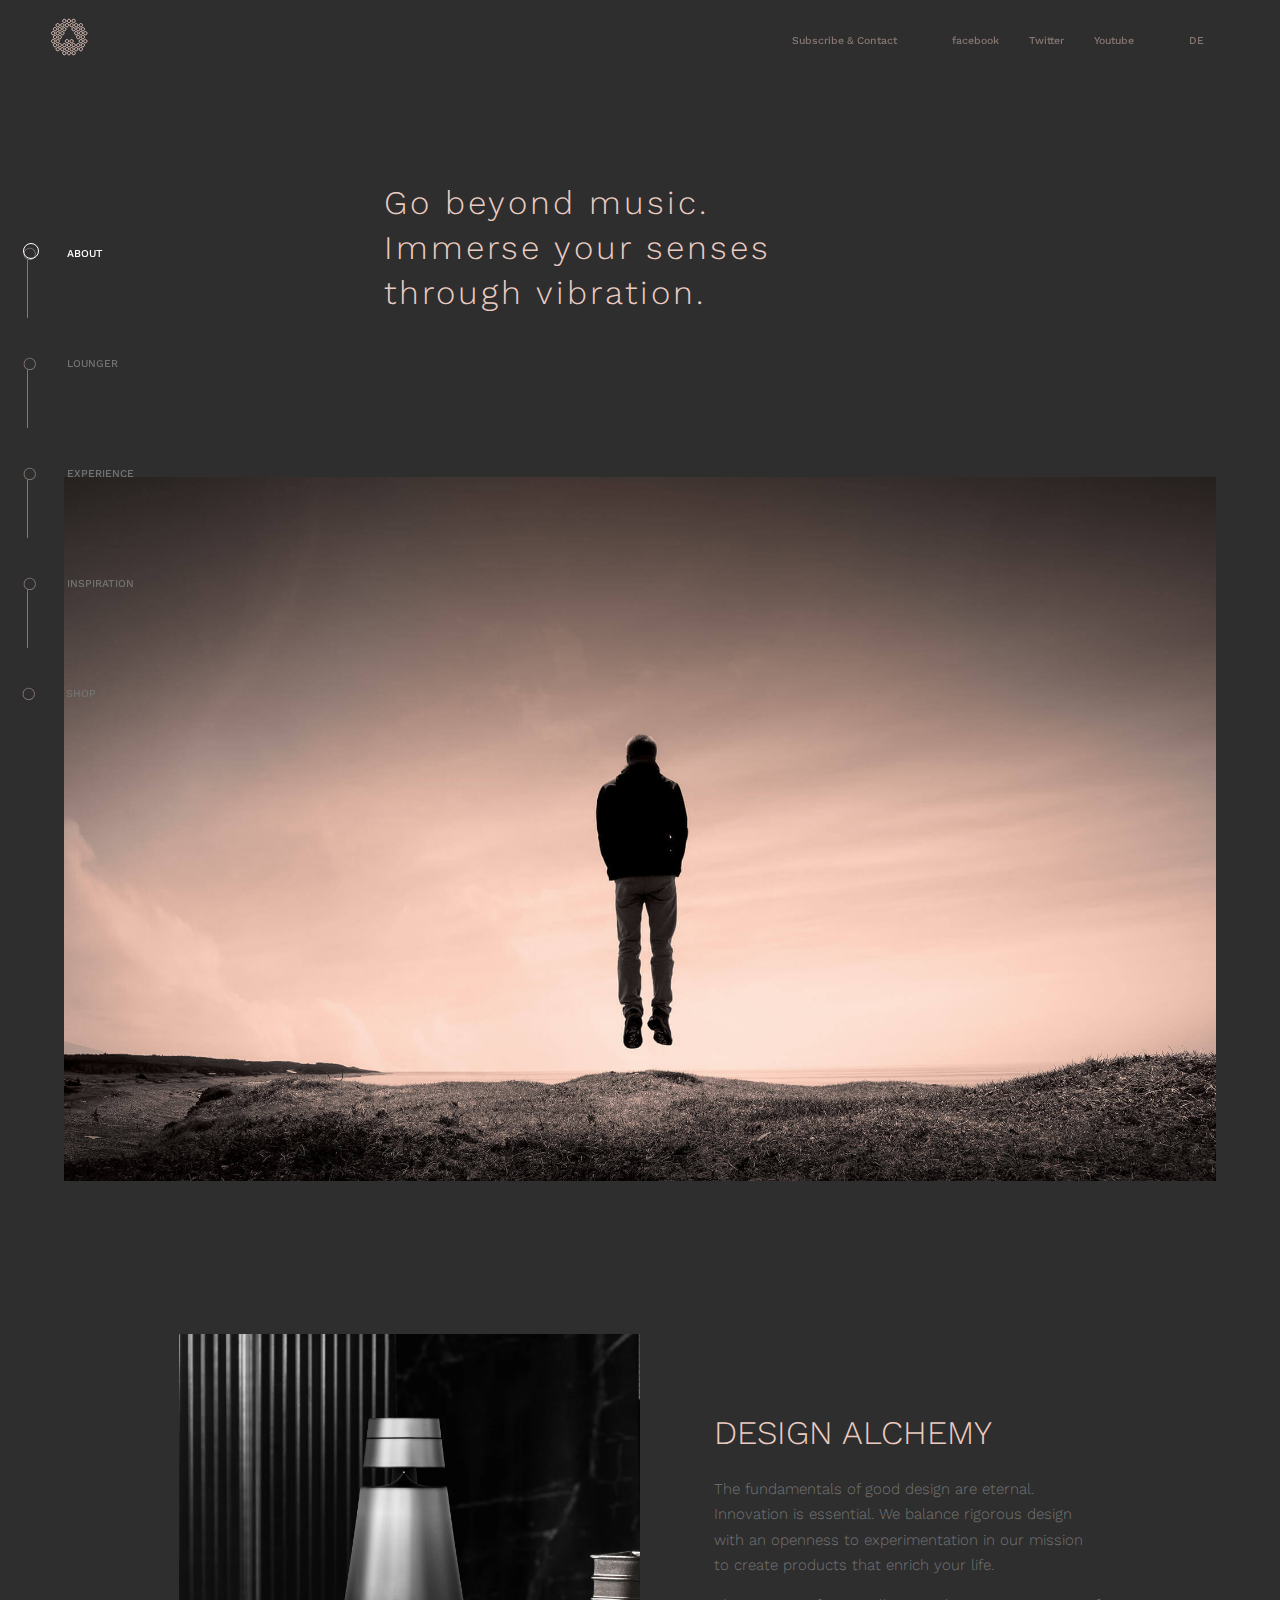
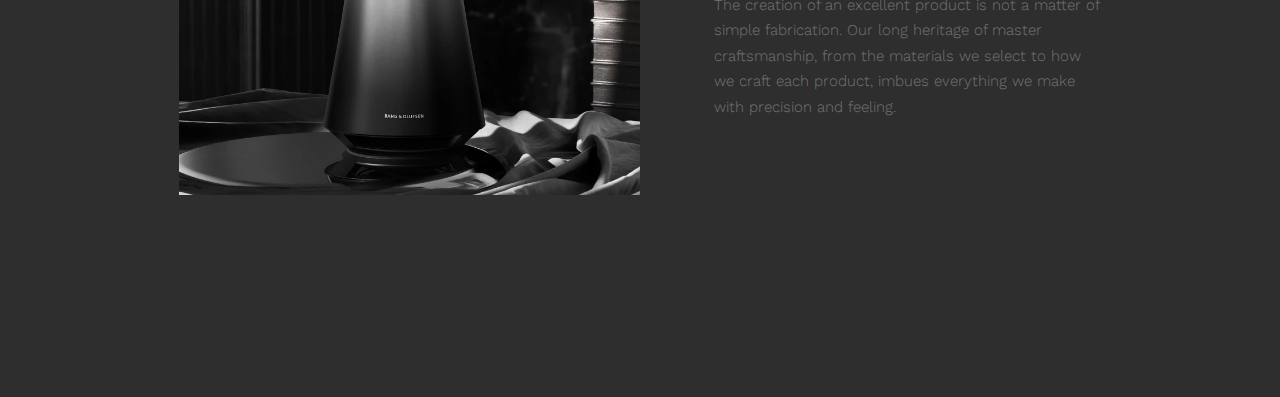
<file: index.html>
<!DOCTYPE html>
<html lang="en">

<head>
    <meta charset="UTF-8">
    <meta http-equiv="X-UA-Compatible" content="IE=edge">
    <meta name="viewport" content="width=device-width, initial-scale=1.0">
    <title>about</title>
    <link rel="stylesheet" href="assets/css/style.css">
</head>

<body>

    <!-- HEADER / TOP NAVBAR -->

    <header>
        <nav class="top-navbar">
            <a href="">
                <img class="logo" src="assets/img/logo.svg" alt="logo">
            </a>
            <ul>
                <li><a href="subscribe_contact.html">Subscribe & Contact</a></li>
                <li><a href="">facebook</a></li>
                <li><a href="">Twitter</a></li>
                <li><a href="">Youtube</a></li>
                <li><a href="">DE</a></li>
            </ul>
        </nav>
    </header>


    <!-- SIDE NAVBAR -->

    <aside>
        <nav class="side-navbar">
            <ul class="side-ul">
                <li class="side-li"><span>&#9711;</span><a class="active" href="index.html">ABOUT</a></li>
                <li class="side-li"><span>&#9711;</span><a href="lounger.html">LOUNGER</a></li>
                <li class="side-li"><span>&#9711;</span><a href="experience.html">EXPERIENCE</a></li>
                <li class="side-li"><span>&#9711;</span><a href="inspiration.html">INSPIRATION</a></li>
                <li class="side-li"><span>&#9711;</span><a href="shop.html">SHOP</a></li>
            </ul>
        </nav>
    </aside>

    <!-- SECTION - Intro -->

    <section class="intro">
        <h1>Go beyond music. Immerse your senses through vibration.</h1>
        <img class="img-jumpingMan" src="assets/img/section-about-1.jpg" alt="jumping-man">
    </section>

    <!-- SECTION - Design Alchemy -->

    <section class="designAlchemy">
        <figure class="img-designAlchemy">
            <img src="assets/img/BS1_NYC_Home.webp" alt="">
        </figure>
        <article class="text-designAlchemy">
            <h1>DESIGN ALCHEMY</h1>
            <p>The fundamentals of good design are eternal. Innovation is essential. We balance rigorous design with an
                openness to experimentation in our mission to create products that enrich your life.
            </p>
            <p>The creation of an excellent product is not a matter of simple fabrication. Our long
                heritage of
                master craftsmanship, from the materials we select to how we craft each product, imbues everything we
                make with precision and feeling.
            </p>
        </article>
    </section>

</body>

</html>
</file>
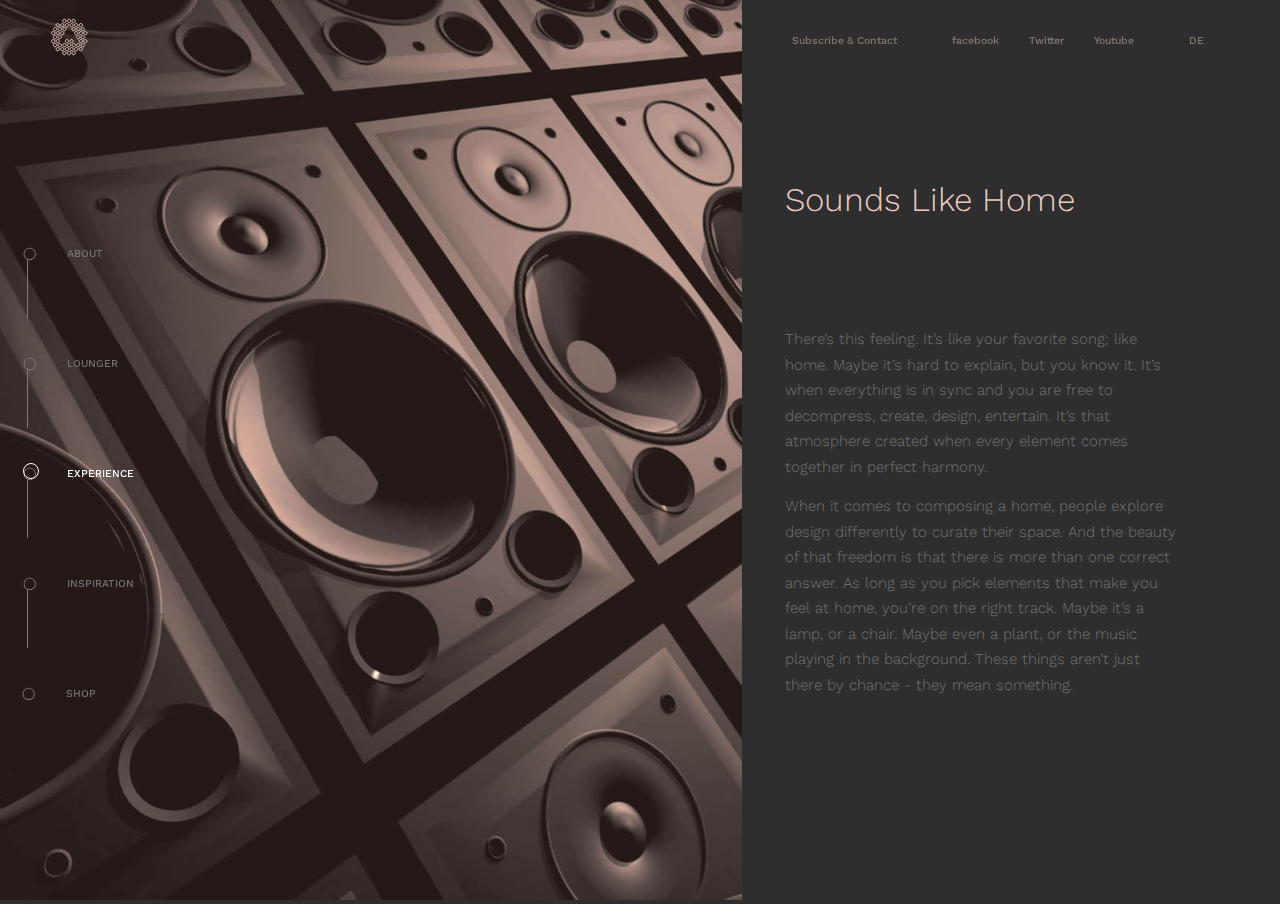
<file: experience.html>
<!DOCTYPE html>
<html lang="en">

<head>
    <meta charset="UTF-8">
    <meta http-equiv="X-UA-Compatible" content="IE=edge">
    <meta name="viewport" content="width=device-width, initial-scale=1.0">
    <title>experience</title>
    <link rel="stylesheet" href="assets/css/style.css">
</head>

<body>
    <header class="container">

        <!-- TOP NAVBAR -->

        <nav class="top-navbar">
            <a href="">
                <img class="logo" src="assets/img/logo.svg" alt="logo">
            </a>
            <ul>
                <li><a href="subscribe_contact.html">Subscribe & Contact</a></li>
                <li><a href="">facebook</a></li>
                <li><a href="">Twitter</a></li>
                <li><a href="">Youtube</a></li>
                <li><a href="">DE</a></li>
            </ul>
        </nav>

        <!-- SIDE NAVBAR -->

        <nav class="side-navbar">
            <ul>
                <li class="side-li"><span>&#9711;</span><a href="index.html">ABOUT</a></li>
                <li class="side-li"><span>&#9711;</span><a href="lounger.html">LOUNGER</a></li>
                <li class="side-li"><span>&#9711;</span><a class="active" href="experience.html">EXPERIENCE</a></li>
                <li class="side-li"><span>&#9711;</span><a href="inspiration.html">INSPIRATION</a></li>
                <li class="side-li"><span>&#9711;</span><a href="shop.html">SHOP</a></li>
            </ul>
        </nav>

        <!-- CONTENT -->

        <div class="onepage-img">
            <img src="assets/img/section-experience-1.jpg" alt="">
        </div>
        <div class="onepage-text">
            <h1>Sounds Like Home</h1>
            <p>There’s this feeling. It’s like your favorite song; like home. Maybe it’s hard to explain, but
                you know it. It’s when everything is in sync and you are free to decompress, create, design,
                entertain. It’s that atmosphere created when every element comes together in perfect harmony.
            </p>
            <p>
                When it comes to composing a home, people explore design differently to curate their space. And the
                beauty of that freedom is that there is more than one correct answer. As long as you pick elements
                that make you feel at home, you’re on the right track. Maybe it’s a lamp, or a chair. Maybe even a
                plant, or the music playing in the background. These things aren’t just there by chance - they mean
                something.</p>
        </div>

    </header>
</body>

</html>
</file>
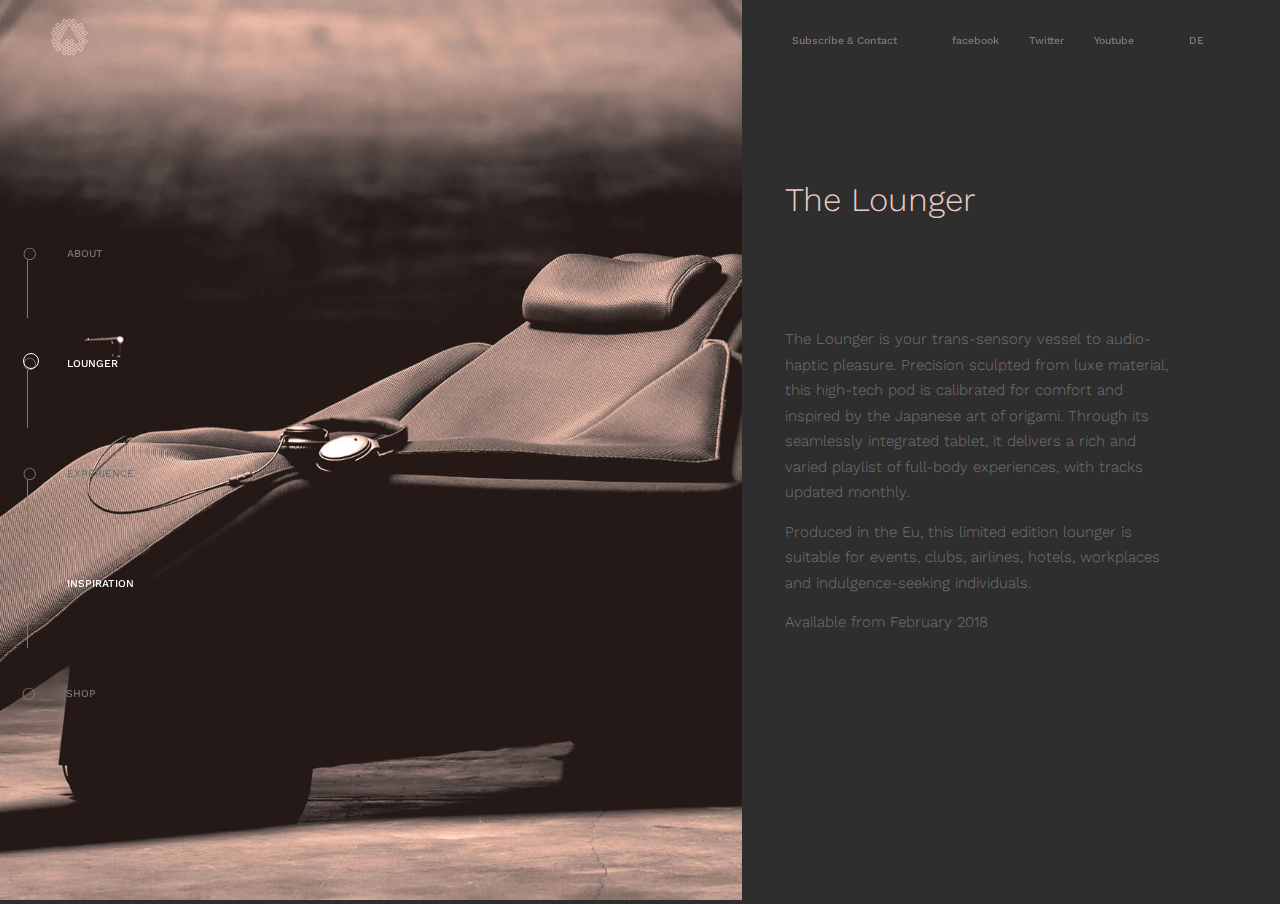
<file: lounger.html>
<!DOCTYPE html>
<html lang="en">

<head>
    <meta charset="UTF-8">
    <meta http-equiv="X-UA-Compatible" content="IE=edge">
    <meta name="viewport" content="width=device-width, initial-scale=1.0">
    <title>lounger</title>
    <link rel="stylesheet" href="assets/css/style.css">
</head>

<body>
    <header class="container">

        <!-- TOP NAVBAR -->

        <nav class="top-navbar">
            <a href="">
                <img class="logo" src="assets/img/logo.svg" alt="logo">
            </a>
            <ul>
                <li><a href="subscribe_contact.html">Subscribe & Contact</a></li>
                <li><a href="">facebook</a></li>
                <li><a href="">Twitter</a></li>
                <li><a href="">Youtube</a></li>
                <li><a href="">DE</a></li>
            </ul>
        </nav>

        <!-- SIDE NAVBAR -->

        <nav class="side-navbar">
            <ul>
                <li class="side-li"><span>&#9711;</span><a href="index.html">ABOUT</a></li>
                <li class="side-li"><span>&#9711;</span><a class="active" href="lounger.html">LOUNGER</a></li>
                <li class="side-li"><span>&#9711;</span><a href="experience.html">EXPERIENCE</a></li>
                <li class="side-li"><span>&#9711;</span><a class="lighter" href="inspiration.html">INSPIRATION</a></li>
                <li class="side-li"><span>&#9711;</span><a href="shop.html">SHOP</a></li>
            </ul>
        </nav>

        <!-- CONTENT -->

        <div class="onepage-img">
            <img src=" assets/img/section-voyager.jpg" alt="">
        </div>
        <div class="onepage-text">
            <h1>The Lounger</h1>
            <p>The Lounger is your trans-sensory vessel to audio-haptic pleasure. Precision sculpted from luxe
                material,
                this high&#8209;tech pod is calibrated for comfort and inspired by the Japanese art of origami. Through
                its
                seamlessly integrated tablet, it delivers a rich and varied playlist of full-body experiences, with
                tracks
                updated monthly.
            </p>
            <p>Produced in the Eu, this limited edition lounger is suitable for events, clubs,
                airlines,
                hotels, workplaces and indulgence-seeking individuals.
            </p>
            <p>
                Available from February 2018
            </p>
        </div>

    </header>
</body>

</html>
</file>
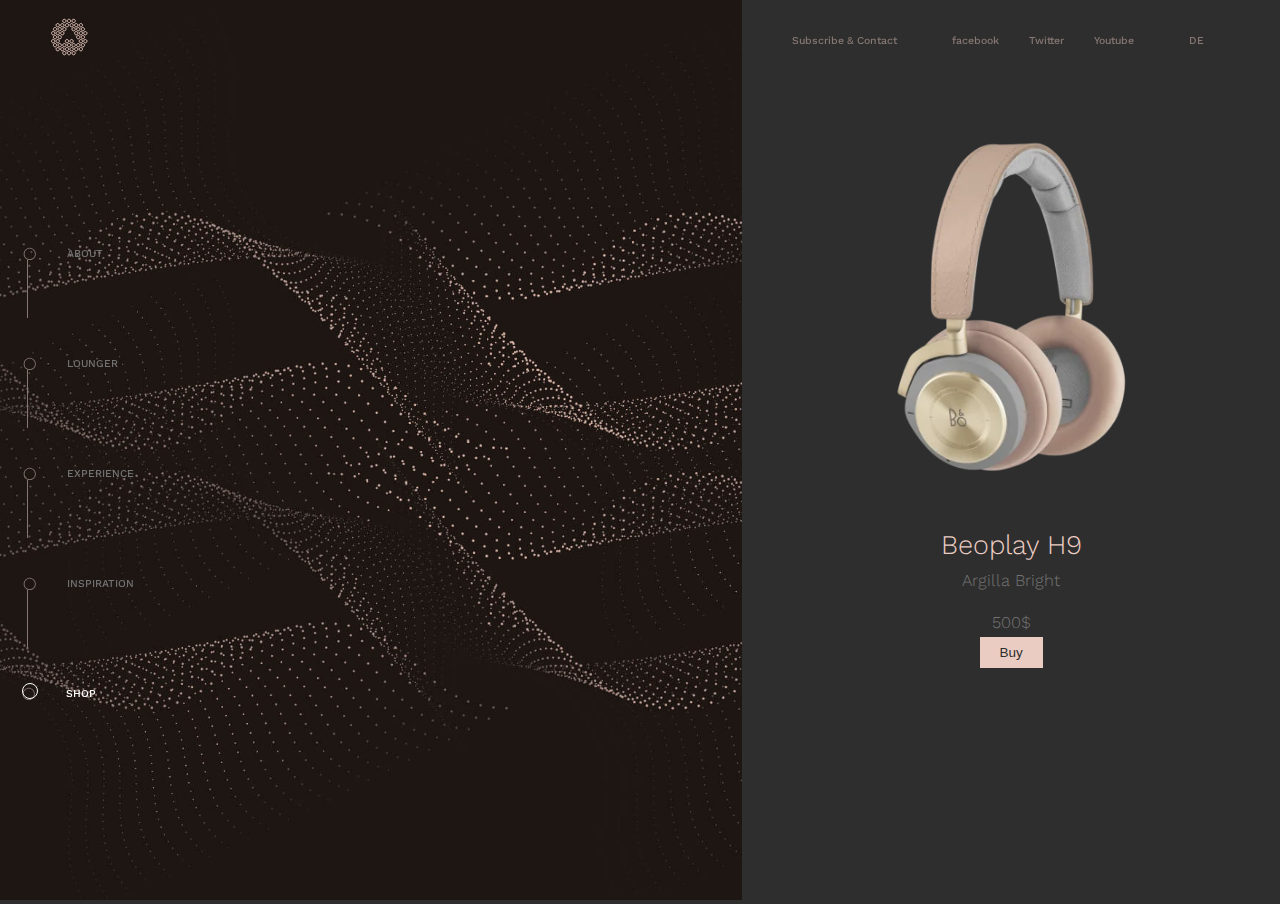
<file: shop.html>
<!DOCTYPE html>
<html lang="en">

<head>
    <meta charset="UTF-8">
    <meta http-equiv="X-UA-Compatible" content="IE=edge">
    <meta name="viewport" content="width=device-width, initial-scale=1.0">
    <title>shop</title>
    <link rel="stylesheet" href="assets/css/style.css">
</head>


<body>
    <header class="container">

        <!-- TOP NAVBAR -->

        <nav class="top-navbar">
            <a href="">
                <img class="logo" src="assets/img/logo.svg" alt="logo">
            </a>
            <ul>
                <li><a href="subscribe_contact.html">Subscribe & Contact</a></li>
                <li><a href="">facebook</a></li>
                <li><a href="">Twitter</a></li>
                <li><a href="">Youtube</a></li>
                <li><a href="">DE</a></li>
            </ul>
        </nav>

        <!-- SIDE NAVBAR -->

        <nav class="side-navbar">
            <ul>
                <li class="side-li"><span>&#9711;</span><a href="index.html">ABOUT</a></li>
                <li class="side-li"><span>&#9711;</span><a href="lounger.html">LOUNGER</a></li>
                <li class="side-li"><span>&#9711;</span><a href="experience.html">EXPERIENCE</a></li>
                <li class="side-li"><span>&#9711;</span><a href="inspiration.html">INSPIRATION</a></li>
                <li class="side-li"><span>&#9711;</span><a class="active" href="shop.html">SHOP</a></li>
            </ul>
        </nav>

        <!-- CONTENT -->

        <div class="onepage-img">
            <img src="assets/img/section-composition4.jpg" alt="">
        </div>

        <div class="shop">
            <img src="assets/img/h9-argilla-bright-hero-1000x1000.webp" alt="">
            <h1>Beoplay H9</h1>
            <p>Argilla Bright</p>
            <p>500$</p>
            <button>Buy</button>
        </div>

    </header>
</body>

</html>
</file>
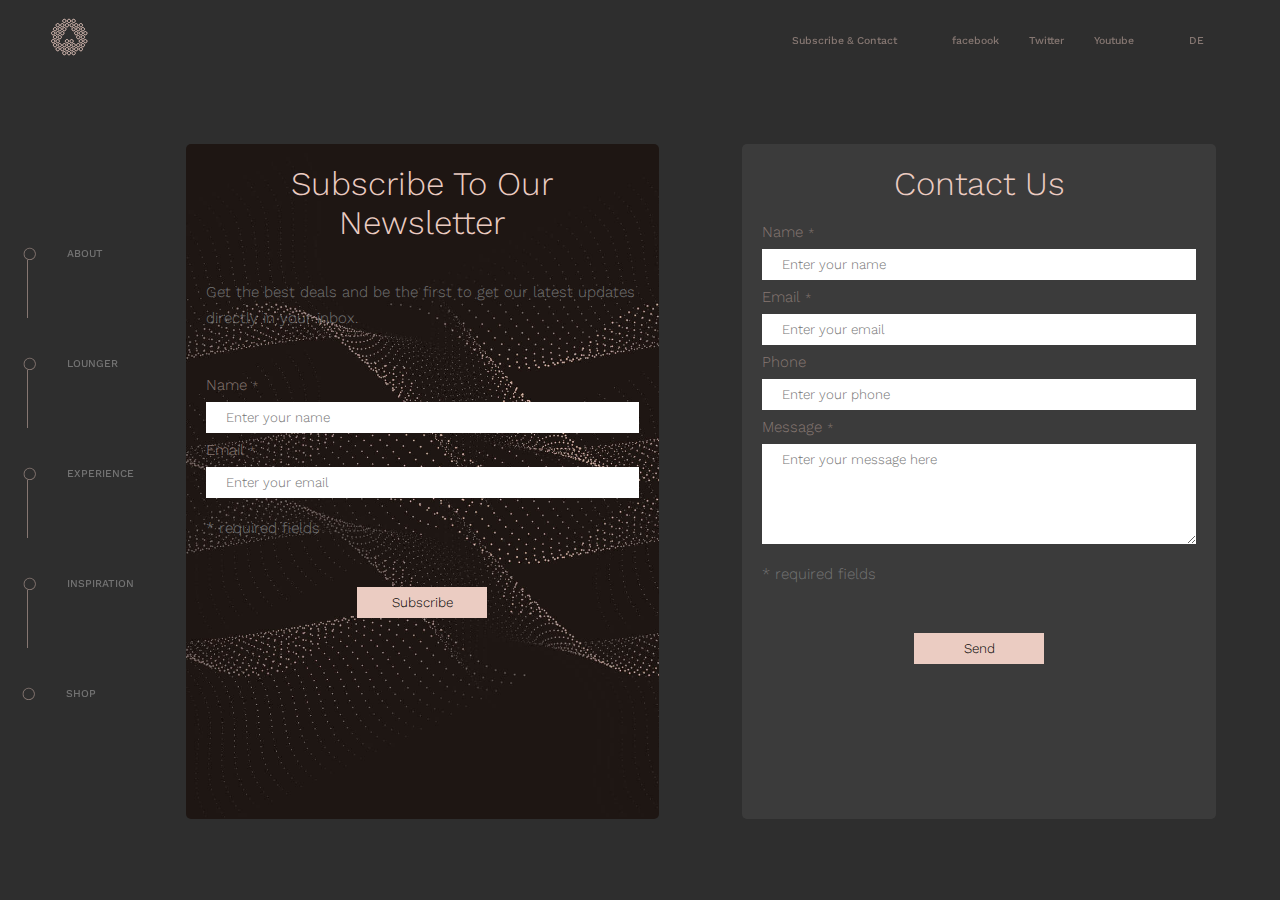
<file: subscribe_contact.html>
<!DOCTYPE html>
<html lang="en">

<head>
    <meta charset="UTF-8">
    <meta http-equiv="X-UA-Compatible" content="IE=edge">
    <meta name="viewport" content="width=device-width, initial-scale=1.0">
    <title>subscribe & contact</title>
    <link rel="stylesheet" href="assets/css/style.css">
</head>

<body>
    <header class="container">

        <!-- TOP NAVBAR -->

        <nav class="top-navbar">
            <a href="">
                <img class="logo" src="assets/img/logo.svg" alt="logo">
            </a>
            <ul>
                <li><a href="subscribe_contact.html">Subscribe & Contact</a></li>
                <li><a href="">facebook</a></li>
                <li><a href="">Twitter</a></li>
                <li><a href="">Youtube</a></li>
                <li><a href="">DE</a></li>
            </ul>
        </nav>

        <!-- SIDE NAVBAR -->

        <nav class="side-navbar">
            <ul>
                <li class="side-li"><span>&#9711;</span><a href="index.html">ABOUT</a></li>
                <li class="side-li"><span>&#9711;</span><a href="lounger.html">LOUNGER</a></li>
                <li class="side-li"><span>&#9711;</span><a href="experience.html">EXPERIENCE</a></li>
                <li class="side-li"><span>&#9711;</span><a href="inspiration.html">INSPIRATION</a></li>
                <li class="side-li"><span>&#9711;</span><a href="shop.html">SHOP</a></li>
            </ul>
        </nav>

        <!-- CONTENT -->

        <div class="subscribe">
            <h1 class="centerH1">Subscribe To Our Newsletter</h1>
            <p>Get the best deals and be the first to get our latest updates directly in your inbox.</p>
            <form action="#" class="subscribe-form">
                <label for="subscribe-name">Name</label>
                <span>*</span>
                <input type="text" placeholder="Enter your name" id="subscribe-name" required>
                <label for="subscribe-email">Email</label>
                <span>*</span>
                <input type="text" placeholder="Enter your email" id="subscribe-email" required>
                <p>* required fields</p>
                <input type="submit" value="Subscribe">
            </form>
        </div>
        <div class="contact">
            <h1 class="centerH1">Contact Us</h1>
            <form action="#" class="contact-form">
                <label for="name">Name</label>
                <span>*</span>
                <input type="text" placeholder="Enter your name" id="name" required>
                <label for="email">Email</label>
                <span>*</span>
                <input type="text" placeholder="Enter your email" id="email" required>
                <label for="phone">Phone</label>
                <input type="text" placeholder="Enter your phone" id="phone">
                <label for="subject">Message</label>
                <span>*</span>
                <textarea id="subject" name="subject" placeholder="Enter your message here" style="height:100px"
                    required></textarea>
                <p>* required fields</p>
                <input type="submit" value="Send">
            </form>
        </div>

    </header>
</body>

</html>
</file>
<file: assets/css/style.css>
@import url('https://fonts.googleapis.com/css2?family=Work+Sans:wght@300;400;500&display=swap');

/* RESET / COMMON STYLES */

* {
    padding: 0;
    margin: 0;
    box-sizing: border-box;
    font-weight: 300;
}
:root {
    --darkgrey: #2e2e2e;
    --browngrey: #867772;
    --skincol: #ebccc2;
    --white: #fff;
} 
body {
    font-family: 'Work Sans', sans-serif;
    font-size: 15px;
    background: #2e2e2e;
}
h1, h2 {
    color: var(--skincol)   
}
h1 {
    font-size: 2.2em;  
}
h2 {
    font-size: 1.2em;
}
p {
    color: rgb(115, 115, 115);
    line-height: 1.7em;
}
ul {
    list-style: none;
}
a {
    font-size: 0.7em;
    font-weight: 500;
    text-decoration: none;
    transition: all 1s ease;
}
button { 
    color: var(--darkgrey);
    background: var(--skincol);
    cursor: pointer;
}

/* TOP NAVBAR */

.top-navbar ul a {
    color: #867772;
}
.top-navbar a:hover {
    color: var(--white);
    text-decoration: underline;
}
.top-navbar {
    position: fixed;
    display: flex;
    justify-content: space-between;
    align-items: center;
    width: 100%;
    padding: 2vh 4%;
    grid-area: 1/1/2/3;
}
.top-navbar li {
    display: inline;
}
.top-navbar li:not(:nth-of-type(3)) {
    padding: 0 25px;
}

/* ASIDE NAVBAR */

.side-navbar {
    line-height: 12vh;
    position: fixed;
    padding: 22vh 0;
}
span {
    font-size: 0.8em;
    color: var(--browngrey);
}
.side-navbar a {
    color: rgb(115, 115, 115);
    padding-left: 31px;
}
.side-navbar a:hover {
    color: var(--white);
    text-decoration: none;
}
.side-navbar a.active,
.side-navbar a.lighter {
    color: var(--white);
}
.side-li a.active::before {
    content: "";
    border: 1px solid var(--white);
    border-radius: 50%;
    width: 14px;
    height: 14px;
    position: absolute;
    margin: 45px 0 0 -44px;
}  
.side-li:not(:last-child)::before {
    content: "";
    border-right: 1px solid var(--browngrey);
    position: relative;
    top: 37px;
    left: 5px;
    padding: 20px 11px;
}
.side-li:last-child:before {
    content: "";
    padding: 0 11px;
}

/* INDEX.HTML SECTION - Intro */

.intro {
    letter-spacing: 0.2em;
    line-height: 3em;
    text-align: center;
}
.intro h1 {
    text-align: left;
    padding: 20vh 35% 18vh 30%;
}
.img-jumpingMan {  
    width: 90%;
    margin-bottom: 15vh;
}

/* INDEX.HTML SECTION - Design Alchemy */

.designAlchemy {
    display: grid;
    align-items: center;
    grid-template-columns: 14% 36% 36% 14%;
    margin-bottom: 22vh;
}
.img-designAlchemy {
    grid-area: 1/2/2/3;
}
.text-designAlchemy {
    grid-area: 1/3/2/4;
    padding-left: 16%;
}
.img-designAlchemy img {
    object-fit: cover;
    width: 100%;
    min-height: 100%;
}
.designAlchemy h1 {
    margin-bottom: 25px;
}
.designAlchemy p:nth-child(2) {
    margin-bottom: 14px;
}

/* GRID / CONTENT FOR SUB SITES */

.container {
    display: grid;
    grid-template-columns: 58% 42%;
    grid-template-rows: 10vh 90vh;
}
.onepage-img img {
    object-fit: cover;
    width: 100%;
    min-height: 100%;
}
.onepage-img {
    grid-area: 1/1/3/2;
}
.onepage-text {
    margin: 20vh 19% 0 8%;
}
.onepage-text h1 {
    margin-bottom: 12vh;
}
.onepage-text p:nth-of-type(2) {
    margin: 14px 0;
}

/* INSPIRATION.HTML SECTION - Video & Create */

.video-container {  
    width: 60%;
    padding-top: 20vh;
    margin: 0 auto;
}
video { 
    width: 100%;
}
.create {
    margin: 20vh 0 15vh 18%;
}
.create h1, .text-img h1 {
    margin: 2vh 0 4vh;
}
.create p {
    margin-top: 2vh;
}
.create button {
    font-size: 0.7em;
    font-weight: 500;
    color: rgb(115, 115, 115);
    background: var(--darkgrey);
    border: 1px solid var(--white);
    border-radius: 2px;
    padding: 4px 8px;
}
.text-img {
    display: flex;
    flex-wrap: wrap;
    justify-content: center;
    align-items: center;
    margin: 0 18% 10vh;
}
.text-img figure, .text-img article {
    width: 50%;
}
.img-soundAlchemy img, 
.img-soundArchiteture img { 
    object-fit: cover;
    width: 100%;
}
.text-soundArchitecure,
.text-soundAlchemy {
    padding: 0 5% 0 3%;
}

/* SHOP SITE */

.shop {
    text-align: center;
}
.shop img {
    width: 34vw;
    margin-top: 10vh;
}
.shop h1 {
    font-size: 1.8em;
}
.shop p {
    font-size: 1.1em;
}
.shop p:first-of-type {
    padding: 6px 0 14px;
}
.shop button {
    font-size: 0.9em;
    padding: 8px 20px;
    border: none;
}

/* SUBSCRIBE & CONTACT SITE */

.centerH1 {
    text-align: center;
    padding-bottom: 20px;
}
.subscribe p, .contact p {
    margin: 2vh 0 5vh;
}
.contact, .subscribe {
    width: 37vw;
    height: 75vh;
    border-radius: 5px;
    padding: 20px;
    margin-top: 6vh;
}
.subscribe {
    grid-area: 2/1/3/2;
    margin-left: 25%;
    background: url(../img/section-composition4.jpg) center / cover no-repeat;
}
.contact {
    grid-area: 2/2/3/3;
    background: rgba(115, 115, 115, 0.2);
}
label {
    color: var(--browngrey);
}
input, textarea {
    font-family: 'Work Sans', sans-serif;
    display: block;
    width: 100%;
    border: none;
    outline: none;
    padding: 8px 20px;
    margin: 8px 0;
}
input[type=submit] {
    width: 30%;
    margin: 5vh auto;
    background: var(--skincol);
}

/* MEDIA QUERIES FOR VARIOUS DEVICE BREAKPOINTS*/

@media (max-width: 1200px) {
    body {
        font-size: 14px;
    }
    .top-navbar {
        position: static;
        padding: 2vh 0 2vh 4%;
    }
}

@media (max-width: 1024px) {
    body {
        font-size: 16px;
    }
    .container {
        grid-template-columns: 50% 50%;
    }
    .top-navbar li:not(:nth-of-type(3)) {
        padding: 0 15px;
    }
    .onepage-text {
        margin: 20vh 8% 0;
    }
    .shop img {
        width: 100%;
    }
}

@media (max-width: 900px) {
    body {
        font-size: 16px;
    }
    .container {
        grid-template-columns: 40% 60%;
    }
    .text-img {
        display: flex;
        flex-wrap: wrap;
        justify-content: center;
        align-items: center;
        margin: 0 4% 10vh 20%;
    }
}

@media (max-width: 768px) {
    body {
        font-size: 16px;
    }
    .container {
        grid-template-columns: 30% 70%;
    }
    .intro h1 {
        text-align: left;
        padding: 13vh 6% ;
    }
    .img-jumpingMan {  
        margin-bottom: 5vh;
    }
    .designAlchemy {
        display: block;
    }
    .designAlchemy h1 {
        margin-top: 5vh;
    }
    .text-designAlchemy {
        padding-left: 24%;
    }
    .video-container {
        padding-top: 10vh;
        margin: 0 0 0 30%;
    }
    .create {
        margin: 5vh 0 10vh 30%;
    }
}

@media (max-width: 600px) {
    body {
        font-size: 14px;
    }
    .container {
        grid-template-columns: 1fr;
        grid-template-rows: 1fr;
    }
    .top-navbar li {
        display: block;
    }
    .top-navbar li:not(:nth-of-type(3)) {
        padding: 0 1%; 
    }
    .side-navbar {
        position: static;
        grid-area: 2/2/3/3;
        line-height: 2vh;
        padding:  0;
    }
    .side-li a.active::before {
        content: "";
        border: 0px solid var(--white);
    }  
    .side-li:not(:last-child)::before {
        content: "";
        border-right: 0px solid var(--browngrey);
    }
    .onepage-text h1 {
        margin: 12vh 0;
    }
    .text-designAlchemy {
        padding: 3%;
    }
    .video-container {
        width: 90%;
        padding-top: 10vh;
        margin: 0 auto;
    }
    .create {
        margin: 5vh 0 10vh 5%;
    }
    .text-img {
        display: block;
        margin: 0 5%;
    }
    .text-img figure, .text-img article {
        width: 100%;
    }
    .text-soundArchitecure,
    .text-soundAlchemy {
        padding: 5vh 3%;
    }
    .onepage-text, .shop {
        grid-area: 2/2/3/3;
        margin: 6vh 8% 0;
    }
}

@media (max-width: 480px) {
    body {
        font-size: 13px;
    }
    .container {
        grid-template-columns: 1fr;
        grid-template-rows: 1fr;
    }
    .onepage-text h1 {
        margin-bottom: 5vh;
    }
}
</file>
